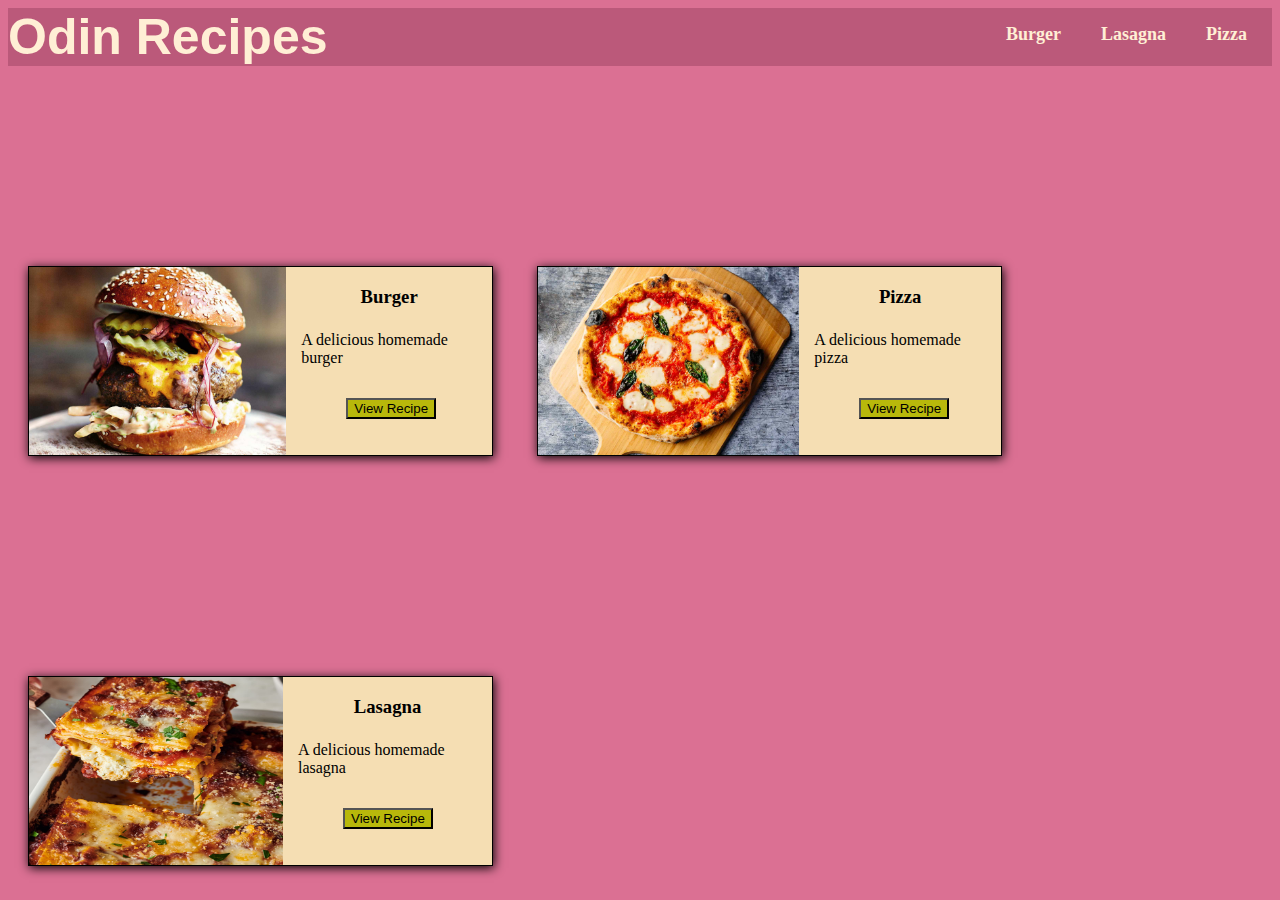
<file: index.html>
<!DOCTYPE html>
<html lang="en">
  <head>
    <meta charset="UTF-8" />
    <link rel="stylesheet" href="styles.css" />
    <title>Odin Recipes website</title>
  </head>
  <body>
    <div class="top">
      <h1 class="site-header">Odin Recipes</h1>
      <div class="navigation">
        <ul class="list">
          <li>
            <a class="first-a menu" href="recipes/burger.html"
              >Burger</a
            >
          </li>
          <li>
            <a class="second-a menu" href="recipes/lasagna.html">Lasagna</a>
          </li>
          <li><a class="third-a menu" href="recipes/pizza.html">Pizza</a></li>
        </ul>
      </div>
    </div>
    <div class="recipes">
      <div class="item">
        <img width="60%" height="100%" src="images/burger.jpg" alt="Burger"></img>
        <div class="inside">
        <h3>Burger</h3>
        <p>A delicious homemade burger</p>
        <a href="recipes/burger.html">
          <button type="button">View Recipe</button>
        </a>      </div>
      </div>
      <div class="item">
        <img width="60%" height="100%" src="images/pizza.jpg" alt="Burger"></img>
        <div class="inside">
        <h3>Pizza</h3>
        <p>A delicious homemade pizza</p>
        <a href="recipes/pizza.html">
          <button type="button">View Recipe</button>
        </a>
      </div>
      </div>
      <div class="item">
        <img width="60%" height="100%" src="images/lasagna.jpg" alt="Burger"></img>
        <div class="inside">
        <h3>Lasagna</h3>
        <p>A delicious homemade lasagna</p>
        <a href="recipes/lasagna.html">
          <button type="button">View Recipe</button>
        </a>      </div>
      </div>
    </div>
  </body>
</html>
</file>
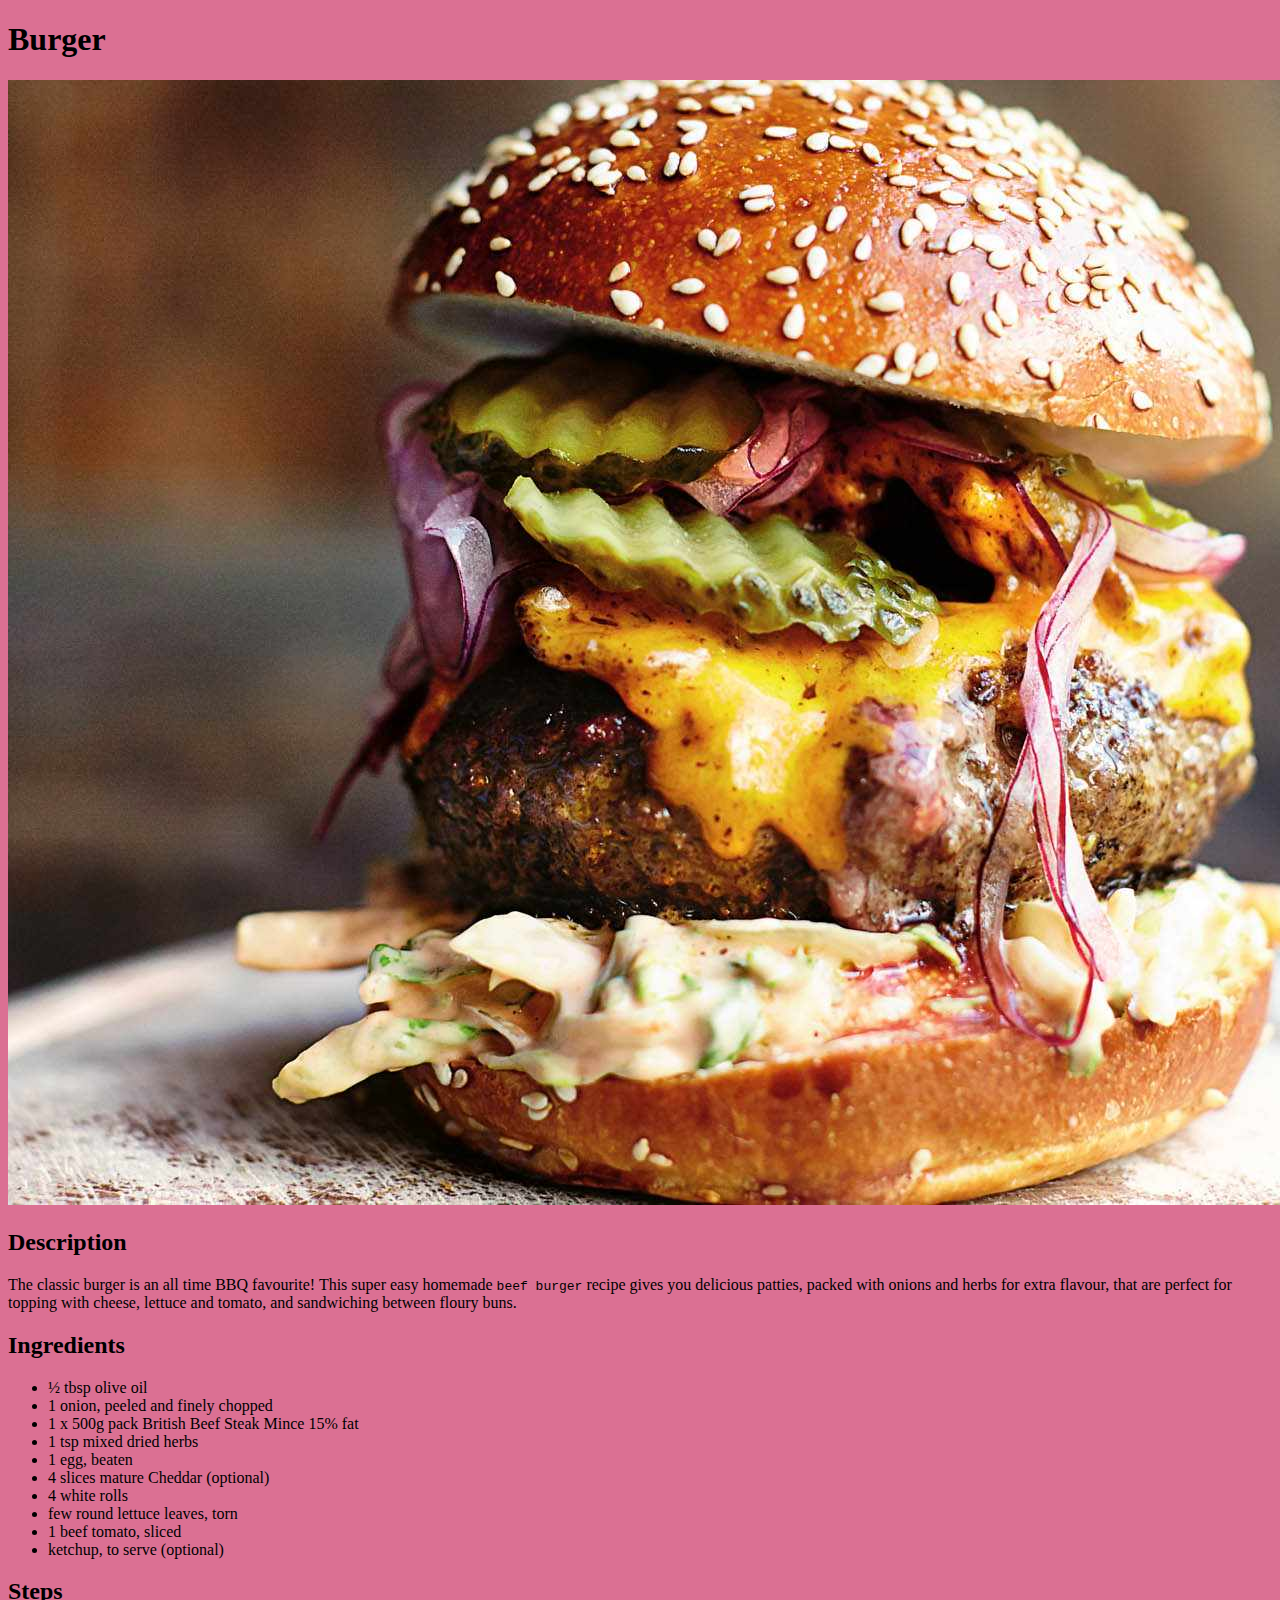
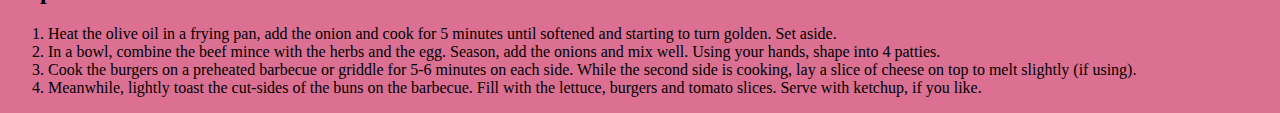
<file: recipes/burger.html>
<!DOCTYPE html>
<html lang="en">
  <head>
    <meta charset="UTF-8" />
    <title>Burger</title>
    <link rel="stylesheet" href="../styles.css" />
  </head>
  <body>
    <h1>Burger</h1>
    <img class="burger" src="../images/burger.jpg" alt="An image of a burger" />
    <h2>Description</h2>
    <p>
      The classic burger is an all time BBQ favourite! This super easy homemade
      <code>beef burger</code> recipe gives you delicious patties, packed with
      onions and herbs for extra flavour, that are perfect for topping with
      cheese, lettuce and tomato, and sandwiching between floury buns.
    </p>
    <h2>Ingredients</h2>
    <ul>
      <li>½ tbsp olive oil</li>
      <li>1 onion, peeled and finely chopped</li>
      <li>1 x 500g pack British Beef Steak Mince 15% fat</li>
      <li>1 tsp mixed dried herbs</li>
      <li>1 egg, beaten</li>
      <li>4 slices mature Cheddar (optional)</li>
      <li>4 white rolls</li>
      <li>few round lettuce leaves, torn</li>
      <li>1 beef tomato, sliced</li>
      <li>ketchup, to serve (optional)</li>
    </ul>
    <h2>Steps</h2>
    <ol>
      <li>
        Heat the olive oil in a frying pan, add the onion and cook for 5 minutes
        until softened and starting to turn golden. Set aside.
      </li>
      <li>
        In a bowl, combine the beef mince with the herbs and the egg. Season,
        add the onions and mix well. Using your hands, shape into 4 patties.
      </li>
      <li>
        Cook the burgers on a preheated barbecue or griddle for 5-6 minutes on
        each side. While the second side is cooking, lay a slice of cheese on
        top to melt slightly (if using).
      </li>
      <li>
        Meanwhile, lightly toast the cut-sides of the buns on the barbecue. Fill
        with the lettuce, burgers and tomato slices. Serve with ketchup, if you
        like.
      </li>
    </ol>
  </body>
</html>
</file>
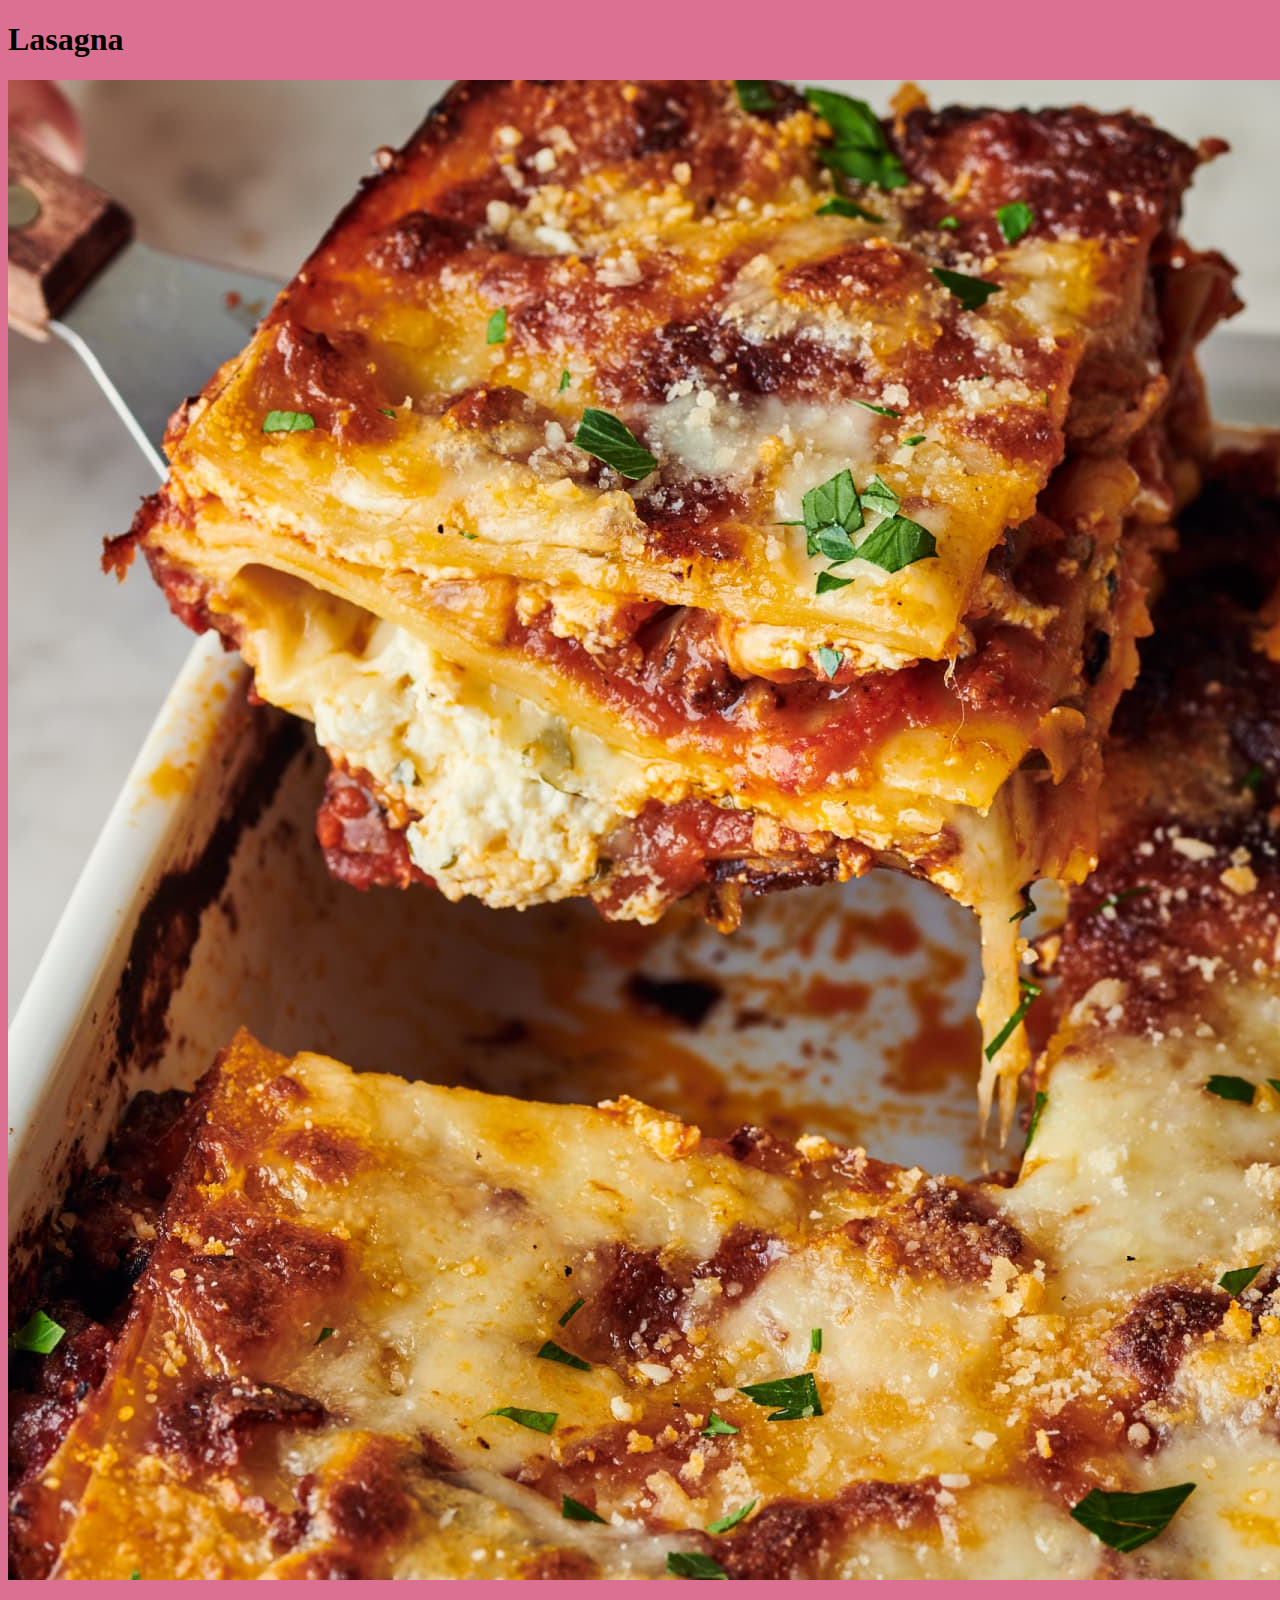
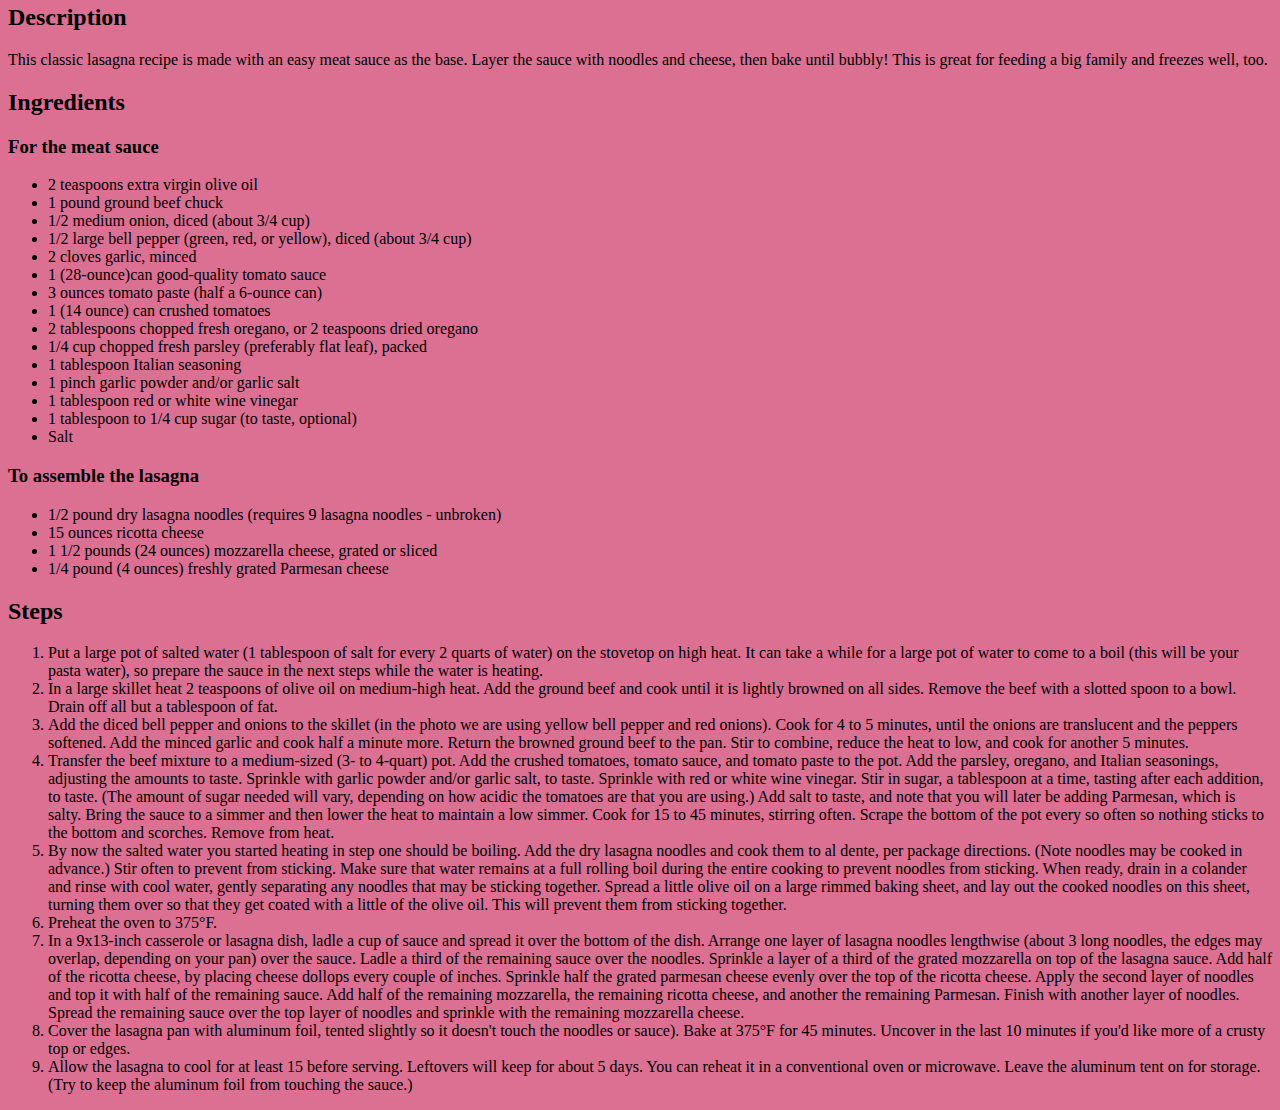
<file: recipes/lasagna.html>
<!DOCTYPE html>
<html lang="en">
  <head>
    <meta charset="UTF-8" />
    <title>Lasagna</title>
    <link rel="stylesheet" href="../styles.css" />
  </head>
  <body>
    <h1>Lasagna</h1>
    <img src="../images/lasagna.jpg" alt="An image of lasagna" />
    <h2>Description</h2>
    <p>
      This classic lasagna recipe is made with an easy meat sauce as the base.
      Layer the sauce with noodles and cheese, then bake until bubbly! This is
      great for feeding a big family and freezes well, too.
    </p>
    <h2>Ingredients</h2>
    <h3><strong>For the meat sauce</strong></h3>
    <ul>
      <li>2 teaspoons extra virgin olive oil</li>
      <li>1 pound ground beef chuck</li>
      <li>1/2 medium onion, diced (about 3/4 cup)</li>
      <li>
        1/2 large bell pepper (green, red, or yellow), diced (about 3/4 cup)
      </li>
      <li>2 cloves garlic, minced</li>
      <li>1 (28-ounce)can good-quality tomato sauce</li>
      <li>3 ounces tomato paste (half a 6-ounce can)</li>
      <li>1 (14 ounce) can crushed tomatoes</li>
      <li>2 tablespoons chopped fresh oregano, or 2 teaspoons dried oregano</li>
      <li>1/4 cup chopped fresh parsley (preferably flat leaf), packed</li>
      <li>1 tablespoon Italian seasoning</li>
      <li>1 pinch garlic powder and/or garlic salt</li>
      <li>1 tablespoon red or white wine vinegar</li>
      <li>1 tablespoon to 1/4 cup sugar (to taste, optional)</li>
      <li>Salt</li>
    </ul>
    <h3><strong>To assemble the lasagna</strong></h3>
    <ul>
      <li>
        1/2 pound dry lasagna noodles (requires 9 lasagna noodles - unbroken)
      </li>
      <li>15 ounces ricotta cheese</li>
      <li>1 1/2 pounds (24 ounces) mozzarella cheese, grated or sliced</li>
      <li>1/4 pound (4 ounces) freshly grated Parmesan cheese</li>
    </ul>
    <h2>Steps</h2>
    <ol>
      <li>
        Put a large pot of salted water (1 tablespoon of salt for every 2 quarts
        of water) on the stovetop on high heat. It can take a while for a large
        pot of water to come to a boil (this will be your pasta water), so
        prepare the sauce in the next steps while the water is heating.
      </li>
      <li>
        In a large skillet heat 2 teaspoons of olive oil on medium-high heat.
        Add the ground beef and cook until it is lightly browned on all sides.
        Remove the beef with a slotted spoon to a bowl. Drain off all but a
        tablespoon of fat.
      </li>
      <li>
        Add the diced bell pepper and onions to the skillet (in the photo we are
        using yellow bell pepper and red onions). Cook for 4 to 5 minutes, until
        the onions are translucent and the peppers softened. Add the minced
        garlic and cook half a minute more. Return the browned ground beef to
        the pan. Stir to combine, reduce the heat to low, and cook for another 5
        minutes.
      </li>
      <li>
        Transfer the beef mixture to a medium-sized (3- to 4-quart) pot. Add the
        crushed tomatoes, tomato sauce, and tomato paste to the pot. Add the
        parsley, oregano, and Italian seasonings, adjusting the amounts to
        taste. Sprinkle with garlic powder and/or garlic salt, to taste.
        Sprinkle with red or white wine vinegar. Stir in sugar, a tablespoon at
        a time, tasting after each addition, to taste. (The amount of sugar
        needed will vary, depending on how acidic the tomatoes are that you are
        using.) Add salt to taste, and note that you will later be adding
        Parmesan, which is salty. Bring the sauce to a simmer and then lower the
        heat to maintain a low simmer. Cook for 15 to 45 minutes, stirring
        often. Scrape the bottom of the pot every so often so nothing sticks to
        the bottom and scorches. Remove from heat.
      </li>
      <li>
        By now the salted water you started heating in step one should be
        boiling. Add the dry lasagna noodles and cook them to al dente, per
        package directions. (Note noodles may be cooked in advance.) Stir often
        to prevent from sticking. Make sure that water remains at a full rolling
        boil during the entire cooking to prevent noodles from sticking. When
        ready, drain in a colander and rinse with cool water, gently separating
        any noodles that may be sticking together. Spread a little olive oil on
        a large rimmed baking sheet, and lay out the cooked noodles on this
        sheet, turning them over so that they get coated with a little of the
        olive oil. This will prevent them from sticking together.
      </li>
      <li>Preheat the oven to 375°F.</li>
      <li>
        In a 9x13-inch casserole or lasagna dish, ladle a cup of sauce and
        spread it over the bottom of the dish. Arrange one layer of lasagna
        noodles lengthwise (about 3 long noodles, the edges may overlap,
        depending on your pan) over the sauce. Ladle a third of the remaining
        sauce over the noodles. Sprinkle a layer of a third of the grated
        mozzarella on top of the lasagna sauce. Add half of the ricotta cheese,
        by placing cheese dollops every couple of inches. Sprinkle half the
        grated parmesan cheese evenly over the top of the ricotta cheese. Apply
        the second layer of noodles and top it with half of the remaining sauce.
        Add half of the remaining mozzarella, the remaining ricotta cheese, and
        another the remaining Parmesan. Finish with another layer of noodles.
        Spread the remaining sauce over the top layer of noodles and sprinkle
        with the remaining mozzarella cheese.
      </li>
      <li>
        Cover the lasagna pan with aluminum foil, tented slightly so it doesn't
        touch the noodles or sauce). Bake at 375°F for 45 minutes. Uncover in
        the last 10 minutes if you'd like more of a crusty top or edges.
      </li>
      <li>
        Allow the lasagna to cool for at least 15 before serving. Leftovers will
        keep for about 5 days. You can reheat it in a conventional oven or
        microwave. Leave the aluminum tent on for storage. (Try to keep the
        aluminum foil from touching the sauce.)
      </li>
    </ol>
  </body>
</html>
</file>
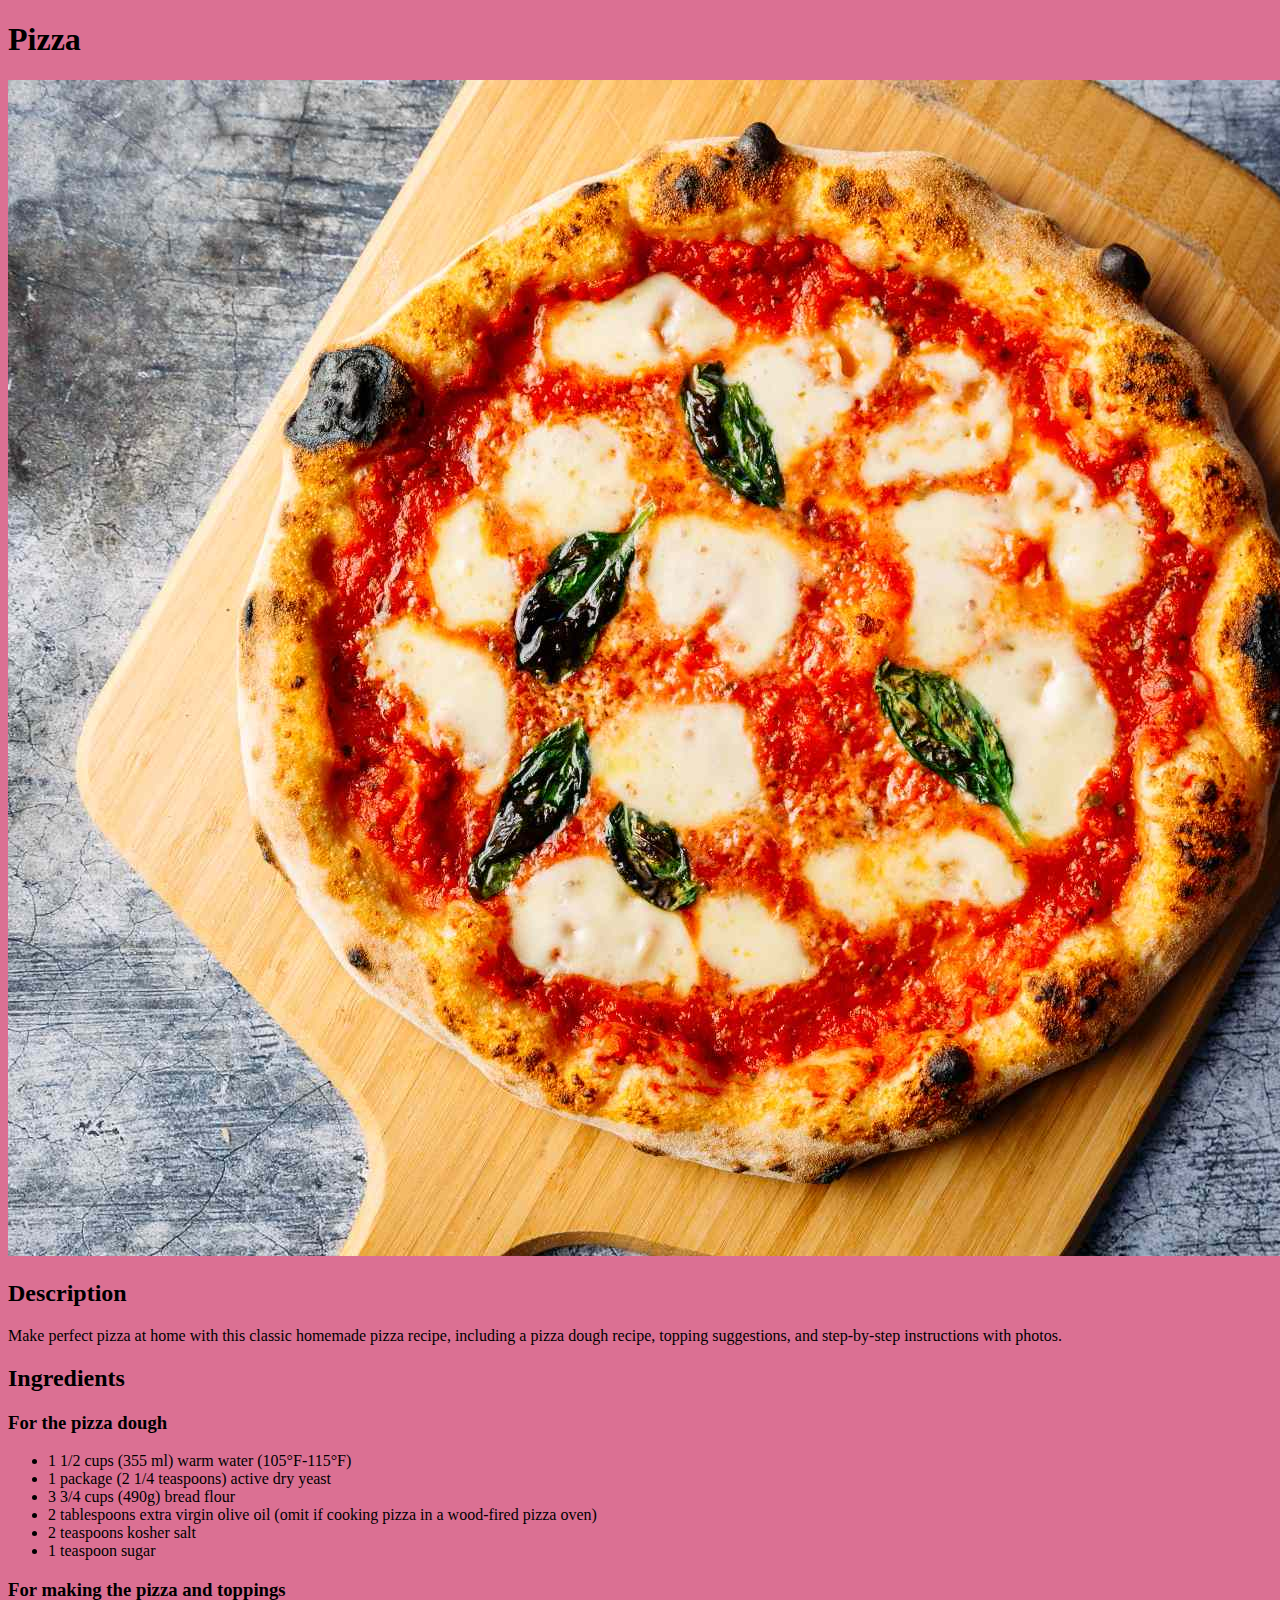
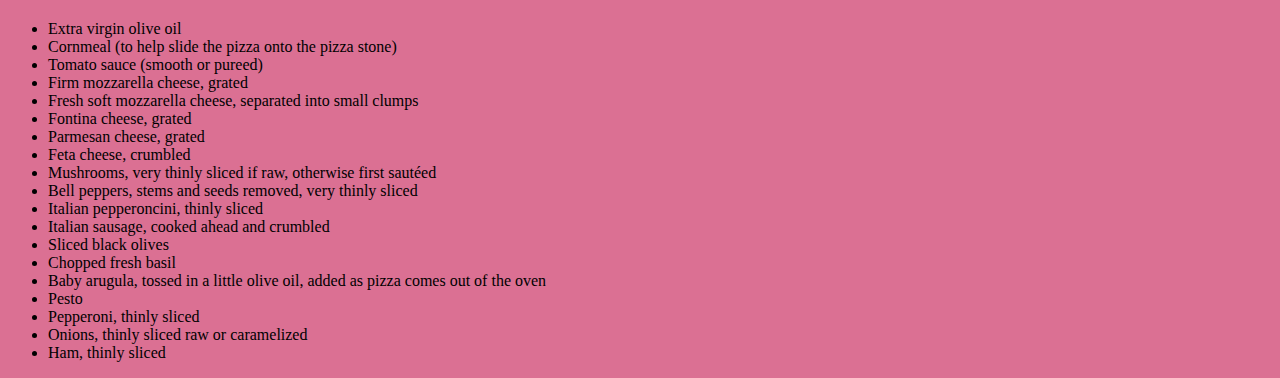
<file: recipes/pizza.html>
<!DOCTYPE html>
<html lang="en">
  <head>
    <meta charset="UTF-8" />
    <title>Pizza</title>
    <link rel="stylesheet" href="../styles.css" />
  </head>
  <body>
    <h1>Pizza</h1>
    <img src="../images/pizza.jpg" alt="An image of a pizza" />
    <h2>Description</h2>
    <p>
      Make perfect pizza at home with this classic homemade pizza recipe,
      including a pizza dough recipe, topping suggestions, and step-by-step
      instructions with photos.
    </p>
    <h2>Ingredients</h2>
    <h3><strong>For the pizza dough</strong></h3>
    <ul>
      <li>1 1/2 cups (355 ml) warm water (105°F-115°F)</li>
      <li>1 package (2 1/4 teaspoons) active dry yeast</li>
      <li>3 3/4 cups (490g) bread flour</li>
      <li>
        2 tablespoons extra virgin olive oil (omit if cooking pizza in a
        wood-fired pizza oven)
      </li>
      <li>2 teaspoons kosher salt</li>
      <li>1 teaspoon sugar</li>
    </ul>
    <h3><str>For making the pizza and toppings</str></h3>
    <ul>
      <li>Extra virgin olive oil</li>
      <li>Cornmeal (to help slide the pizza onto the pizza stone)</li>
      <li>Tomato sauce (smooth or pureed)</li>
      <li>Firm mozzarella cheese, grated</li>
      <li>Fresh soft mozzarella cheese, separated into small clumps</li>
      <li>Fontina cheese, grated</li>
      <li>Parmesan cheese, grated</li>
      <li>Feta cheese, crumbled</li>
      <li>Mushrooms, very thinly sliced if raw, otherwise first sautéed</li>
      <li>Bell peppers, stems and seeds removed, very thinly sliced</li>
      <li>Italian pepperoncini, thinly sliced</li>
      <li>Italian sausage, cooked ahead and crumbled</li>
      <li>Sliced black olives</li>
      <li>Chopped fresh basil</li>
      <li>
        Baby arugula, tossed in a little olive oil, added as pizza comes out of
        the oven
      </li>
      <li>Pesto</li>
      <li>Pepperoni, thinly sliced</li>
      <li>Onions, thinly sliced raw or caramelized</li>
      <li>Ham, thinly sliced</li>
    </ul>
  </body>
</html>
</file>
<file: styles.css>
* {
    box-sizing: border-box;
}

body {
    background-color: palevioletred;
}

.site-header {
font-family: 'Gill Sans', 'Gill Sans MT', Calibri, 'Trebuchet MS', sans-serif;
text-align: center;
font-size: 50px;
color: papayawhip;
margin: 0;
text-align: left;
}

.navigation {
    margin-left: auto;
}

.menu {
text-decoration: none;
font-size: large;
color: papayawhip;
font-weight: 600;
margin-right: 10px;
padding: 15px;
}

.list {
    list-style-type: none;
    display: inline-flex;
}

.menu:hover {
    text-decoration: underline;
}

.top {
    display: flex;
    background-color:  rgb(187, 89, 122);
}

.item {
    margin: 20px;
    margin-top: 200px;
    display: inline-flex;
    border: 1px solid black;
    box-shadow: 1px 2px 10px;
    background-color: wheat;
    width: 465px;
    height: 190px;
    word-wrap: break-word;
    word-break: keep-all;
}

.inside button {
justify-content: center;
margin-left: 60px;
background-color: rgb(184, 184, 11);
}

.inside p {
    padding: 15px;
    margin-top: -10px;
}

.inside h3 {
    text-align: center;
}
</file>
